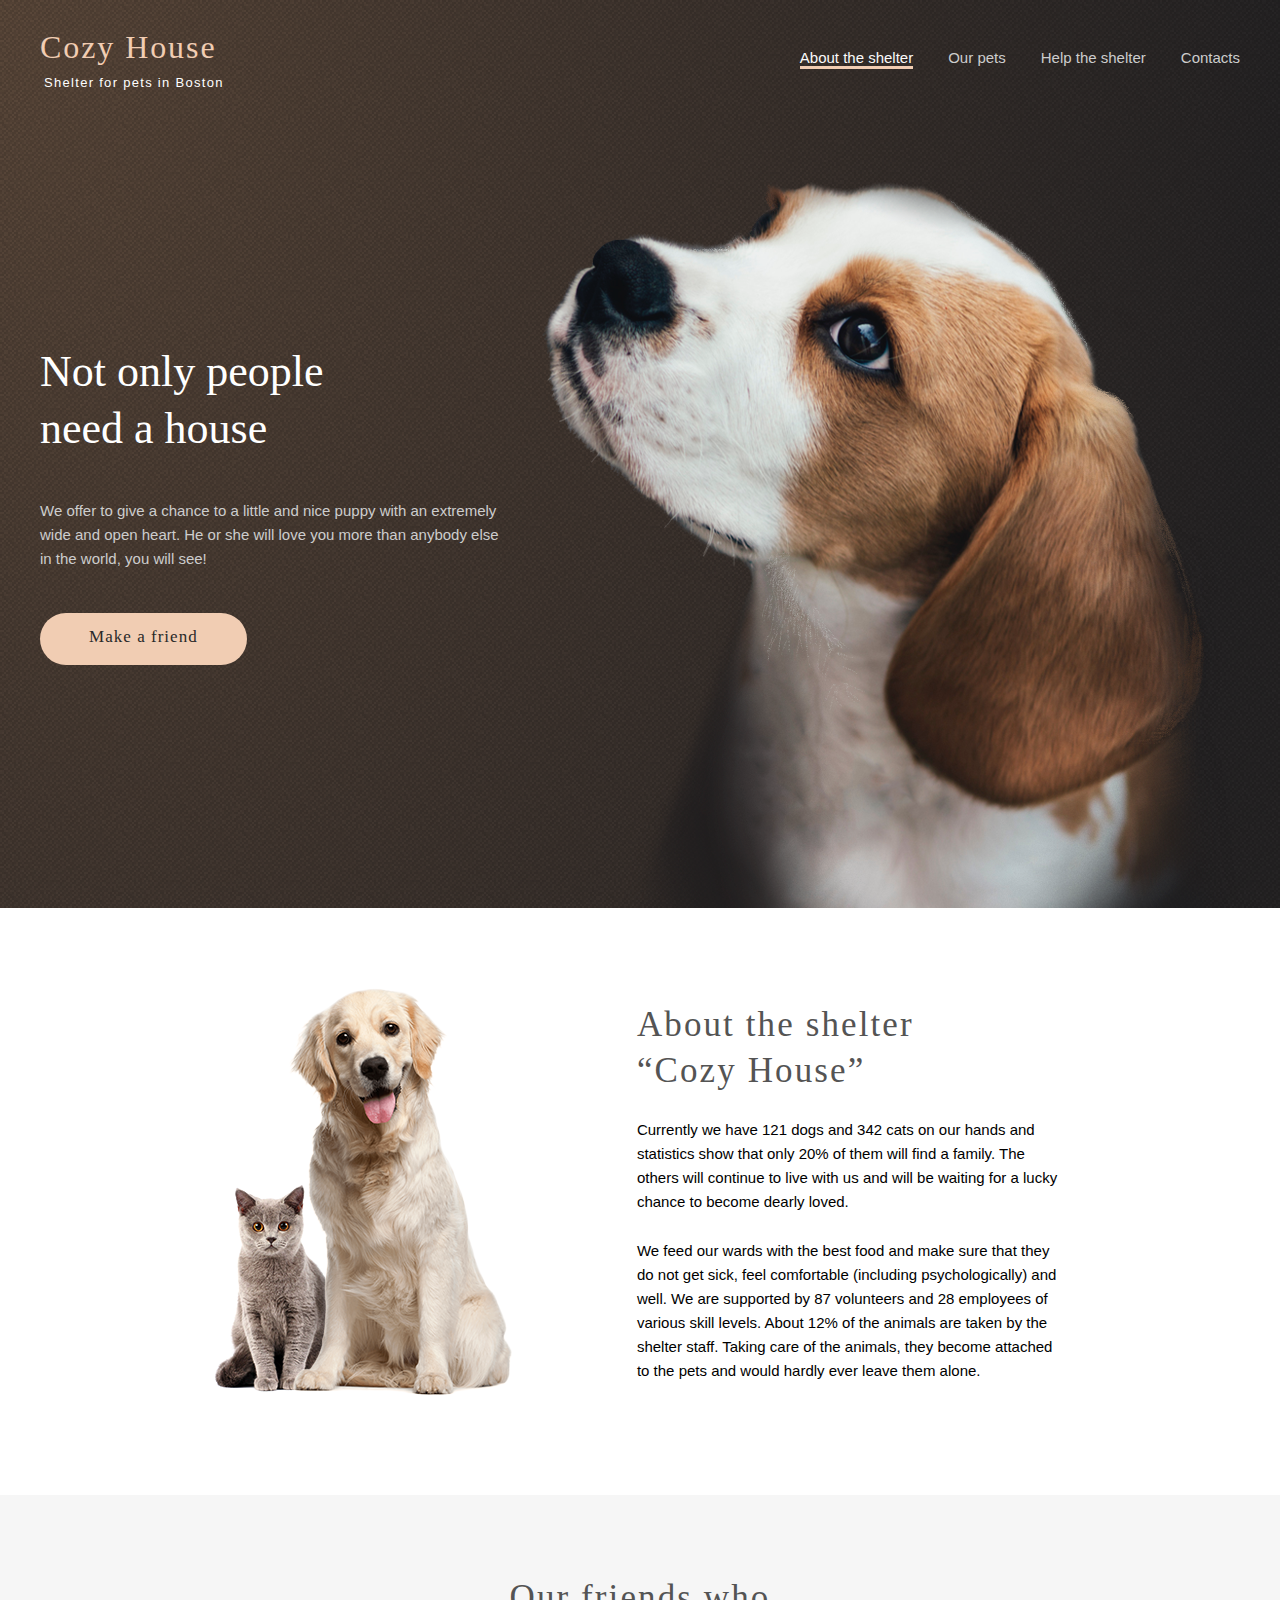
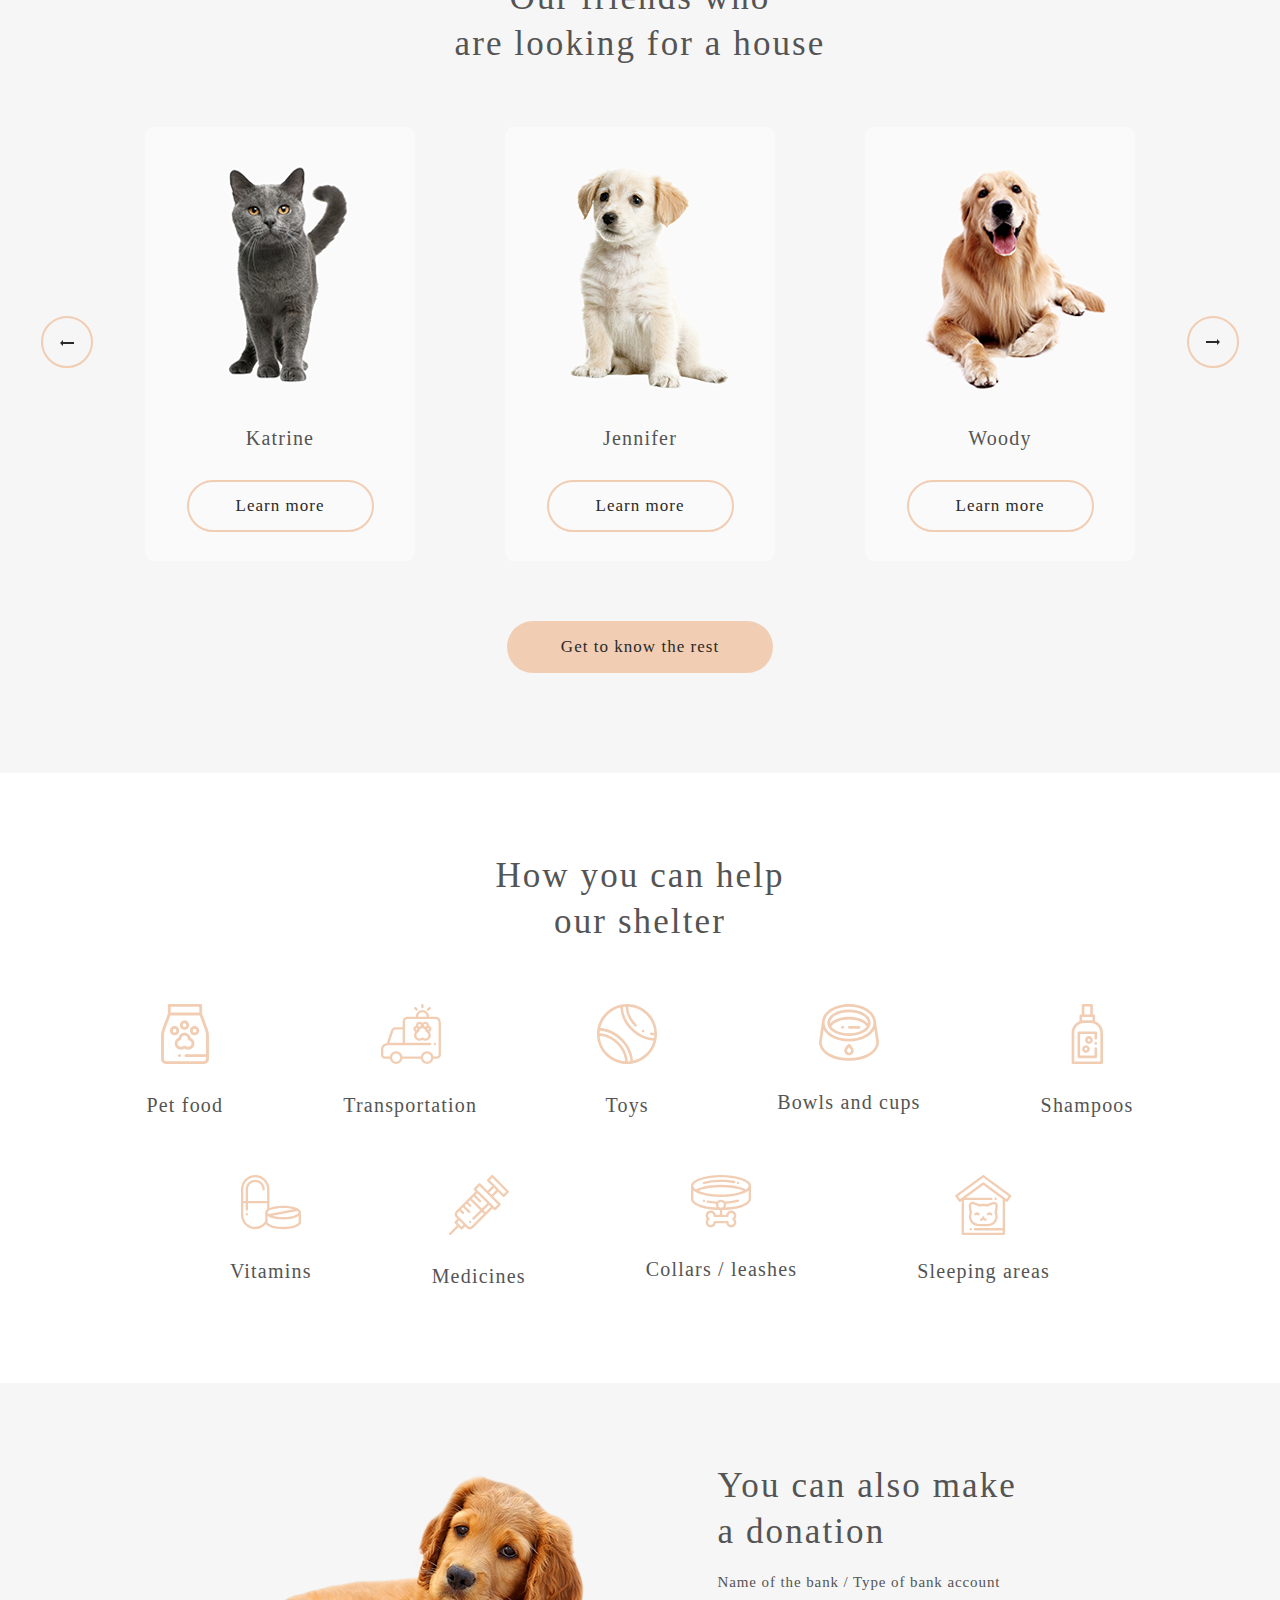
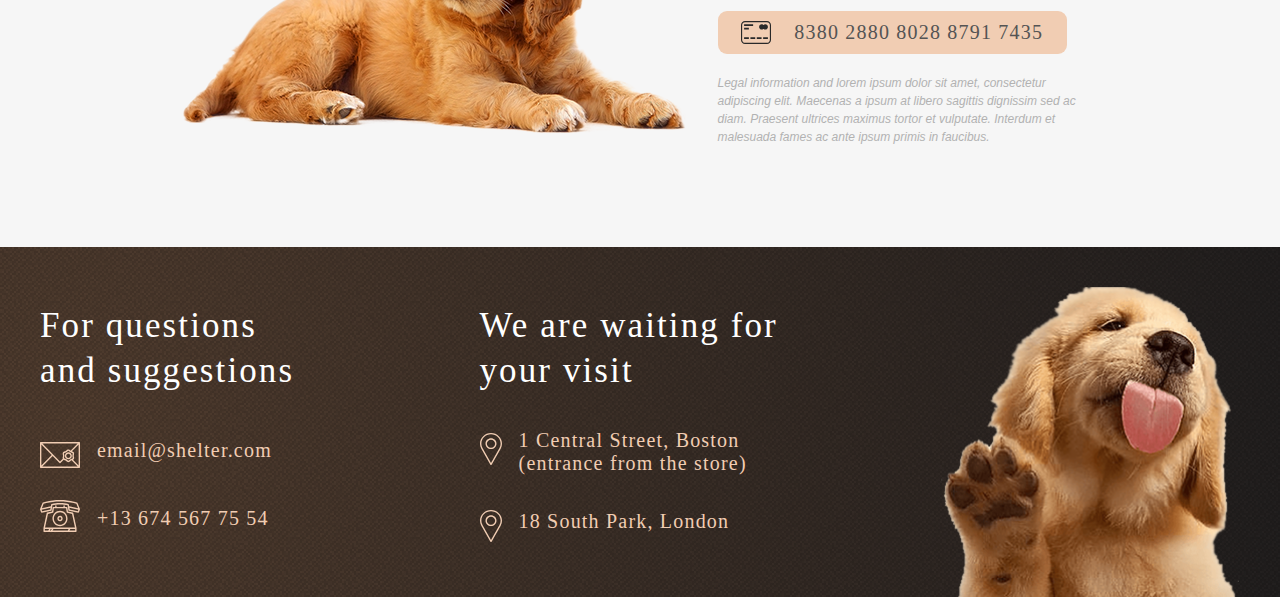
<file: pages/main/index.html>
<!DOCTYPE html>
<html lang="en">
<head>
    <meta charset="UTF-8">
    <meta http-equiv="X-UA-Compatible" content="IE=edge">
    <meta name="viewport" content="width=device-width, initial-scale=1.0">
    <link rel="stylesheet" href="style.css">
    <link rel="icon" href="../../assets/png/icons8-dog-jump-30.png">
    <title>Shelter</title>
</head>
<body>
    <div class="start-screen-wrap">
        <section class="start-screen-section">
            <header class="header">
                <div class="nav-container">
                    <div class="logo">
                        <p class="logo-title"><a class="logo-link" href="#no_scroll">Cozy House</a></p>
                        <p class="logo-subtitle">Shelter for pets in Boston</p>
                    </div>
                    <button class="menu-burger" id="burger">
                        <span></span>
                        <span></span>
                        <span></span>
                    </button>
                    <div class="nav-menu">
                        <ul class="nav-menu-list">
                            <li class="nav-menu-item"><a class="nav-link active">About the shelter</a></li>
                            <li class="nav-menu-item"><a href="../pets/index.html" class="nav-link">Our pets</a></li>
                            <li class="nav-menu-item"><a href="#help" class="nav-link">Help the shelter</a></li>
                            <li class="nav-menu-item"><a href="#contacts" class="nav-link">Contacts</a></li>
                        </ul>
                    </div>
                </div>
            </header>
            <div class="start-screen-content-container">
                <div class="start-screen-content">
                    <h1 class="start-screen-content-heading">Not only people need a house</h1>
                    <p class="start-screen-content-subheading paragraph">We offer to give a chance to a little and nice puppy with an extremely wide and open heart. He or she will love you more than anybody else in the world, you will see!</p>
                    <div class="start-screen-content-button button"><a href="#not-only" class="link-pets-button">Make a friend</a></div>
                </div>
                <div class="start-screen-image-container">
                    <img src="../../assets/png/start-screen-puppy.png" class="start-screen-image" alt="puppy">
                </div>
            </div>
        </section>   
    </div>
    <div class="about-container-wrap">
        <section class="about-section">
            <div class="about-image-container">
                <img src="../../assets/png/about-pets.png" alt="dog and cat" class="about-image">
            </div>
            <div class="about-content">
                <h3 class="about-content-heading h3">About the shelter “Cozy House”</h3>
                <p class="about-content-text paragraph">Currently we have 121 dogs and 342 cats on our hands and statistics show that only 20% of them will find a family. The others will continue to live with us and will be waiting for a lucky chance to become dearly loved.</p>
                <p class="about-content-text paragraph">We feed our wards with the best food and make sure that they do not get sick, feel comfortable (including psychologically) and well. We are supported by 87 volunteers and 28 employees of various skill levels. About 12% of the animals are taken by the shelter staff. Taking care of the animals, they become attached to the pets and would hardly ever leave them alone.</p>
            </div>
        </section>
    </div>
    <div class="pets-container-wrap" id="not-only">
        <section class="pets-section">
            <h3 class="pets-heading h3">Our friends who <br>are looking for a house</h3>
            <div class="slider-wrap">
                <button class="arrow-slider arrow-left button"></button>
                    <div class="slider">
                        <div class="slider-card katrine">
                            <img src="../../assets/png/katrine.png" alt="cat" class="slider-card-image">
                            <p class="slider-card-name">Katrine</p>
                            <button class="slider-card-button">Learn more</button>
                        </div>
                        <div class="slider-card jennifer">
                            <img src="../../assets/png/jennifer.png" alt="dog" class="slider-card-image">
                            <p class="slider-card-name">Jennifer</p>
                            <button class="slider-card-button">Learn more</button>
                        </div>
                        <div class="slider-card woody">
                            <img src="../../assets/png/woody.png" alt="dog" class="slider-card-image">
                            <p class="slider-card-name">Woody</p>
                            <button class="slider-card-button">Learn more</button>
                        </div>
                    </div>
                <button class="arrow-slider arrow-right button"></button>
            </div>
            <div class="pets-button button">
                <a href="../pets/index.html" class="nav-link-pets-button">Get to know the rest</a>
            </div>
                <div class="pop-up">
                    <div class="button-close"></div>
                    <div class="pop-up-content">
                        <div class="pop-up-image"></div>
                        <div class="pop-up-text">
                            <div class="pop-up-heading"></div>
                            <div class="pop-up-subheading"></div>
                            <div class="pets-description"></div>
                            <ul class="pop-up-list">
                                <li class="pop-up-item age"></li>
                                <li class="pop-up-item inoculations"></li>
                                <li class="pop-up-item diseases"></li>
                                <li class="pop-up-item parasites"></li>
                            </ul>
                        </div>
                    </div>
                </div>
        </section>
    </div>
    <div class="help-section-wrap" id="help">
        <section class="help-section">
            <h3 class="help-section-heading h3">How you can help <br> our shelter</h3>
            <div class="help-list-container">
                <div class="list-item">
                    <img src="../../assets/svg/pet-food.svg" alt="pet-food" class="list-item-icon">
                    <p class="list-item-text">Pet food</p>
                </div>
                <div class="list-item">
                    <img src="../../assets/svg/transportation.svg" alt="transportation" class="list-item-icon">
                    <p class="list-item-text">Transportation</p>
                </div>
                <div class="list-item">
                    <img src="../../assets/svg/toys.svg" alt="toys" class="list-item-icon">
                    <p class="list-item-text">Toys</p>
                </div>
                <div class="list-item">
                    <img src="../../assets/svg/bowls-and-cups.svg" alt="bowls-and-cups" class="list-item-icon">
                    <p class="list-item-text">Bowls and cups</p>
                </div>
                <div class="list-item">
                    <img src="../../assets/svg/shampoos.svg" alt="shampoos" class="list-item-icon">
                    <p class="list-item-text">Shampoos</p>
                </div>
                <div class="list-item">
                    <img src="../../assets/svg/vitamins.svg" alt="vitamins" class="list-item-icon">
                    <p class="list-item-text">Vitamins</p>
                </div>
                <div class="list-item">
                    <img src="../../assets/svg/medicines.svg" alt="medicines" class="list-item-icon">
                    <p class="list-item-text">Medicines</p>
                </div>
                <div class="list-item">
                    <img src="../../assets/svg/collars-or-leashes.svg" alt="collars-or-leashes" class="list-item-icon">
                    <p class="list-item-text">Collars / leashes</p>
                </div>
                <div class="list-item">
                    <img src="../../assets/svg/sleeping-area.svg" alt="sleeping-area" class="list-item-icon">
                    <p class="list-item-text">Sleeping areas</p>
                </div>
            </div>
        </section>
    </div>
    <div class="donation-section-wrap">
        <section class="donation-section">
            <div class="donation-content-container">
                <div class="donation-image-container">
                    <img src="../../assets/png/donation-dog.png" alt="dog" class="donation-image">
                </div>
                <div class="donation-content">
                    <h3 class="content-heading h3">You can also make a donation</h3>
                    <p class="content-subheading">Name of the bank / Type of bank account</p>
                    <div class="content-credit-card">
                        <h4 class="credit-card-number"><a class="card-link" href="#no_scroll">8380 2880 8028 8791 7435</a></h4>
                    </div>
                    <p class="content-text">Legal information and lorem ipsum dolor sit amet, consectetur adipiscing elit. Maecenas a ipsum at libero sagittis dignissim sed ac diam. Praesent ultrices maximus tortor et vulputate. Interdum et malesuada fames ac ante ipsum primis in faucibus.</p>
                </div>
            </div>
        </section>
    </div>
    <div class="footer-wrap">
        <footer class="footer" id="contacts">
            <div class="footer-content">
                <div class="footer-contacts">
                    <h3 class="footer-contacts-heading h3">For questions and suggestions</h3>
                    <div class="footer-item footer-email-item">
                        <img src="../../assets/svg/mail.svg" class="footer-icon footer-icon-contacts" alt="icon-email">
                        <p class="footer-text footer-email"><a href="https://mail.ru/" class="footer-link">email@shelter.com</a></p>
                    </div>
                    <div class="footer-item footer-phone-item">
                        <img src="../../assets/svg/phone.svg" class="footer-icon footer-icon-contacts" alt="icon-phone">
                        <p class="footer-text footer-phone"><a href="tel:+136745677554" class="footer-link">+13 674 567 75 54</a></p>
                    </div>
                </div>
                <div class="footer-location">
                    <h3 class="footer-location-heading h3">We are waiting for your visit</h3>
                    <div class="footer-item footer-adress-item-1">
                        <img src="../../assets/svg/pin.svg" class="footer-icon icon-adress-1" alt="icon-pin">
                        <p class="footer-text footer-adress-1"><a href="https://goo.gl/maps/bZ2x9u5656VbXg587" class="footer-link" target="_blank"> 1 Central Street, Boston (entrance from the store)</a></p>
                    </div>
                    <div class="footer-item footer-adress-item-2">
                        <img src="../../assets/svg/pin.svg" class="footer-icon"  alt="icon-pin">
                        <p class="footer-text footer-adress-2"><a href="https://goo.gl/maps/ZLcmHg1hJ35Pm2E96" class="footer-link" target="_blank">18 South Park, London </a></p>
                    </div>
                </div>
                <div class="footer-image-container">
                    <img src="../../assets/png/footer-puppy.png" alt="footer-puppy" class="footer-image">
                </div>
            </div>
        </footer>
    </div>
    <script defer src="script.js"></script>
</body>
</html>
</file>
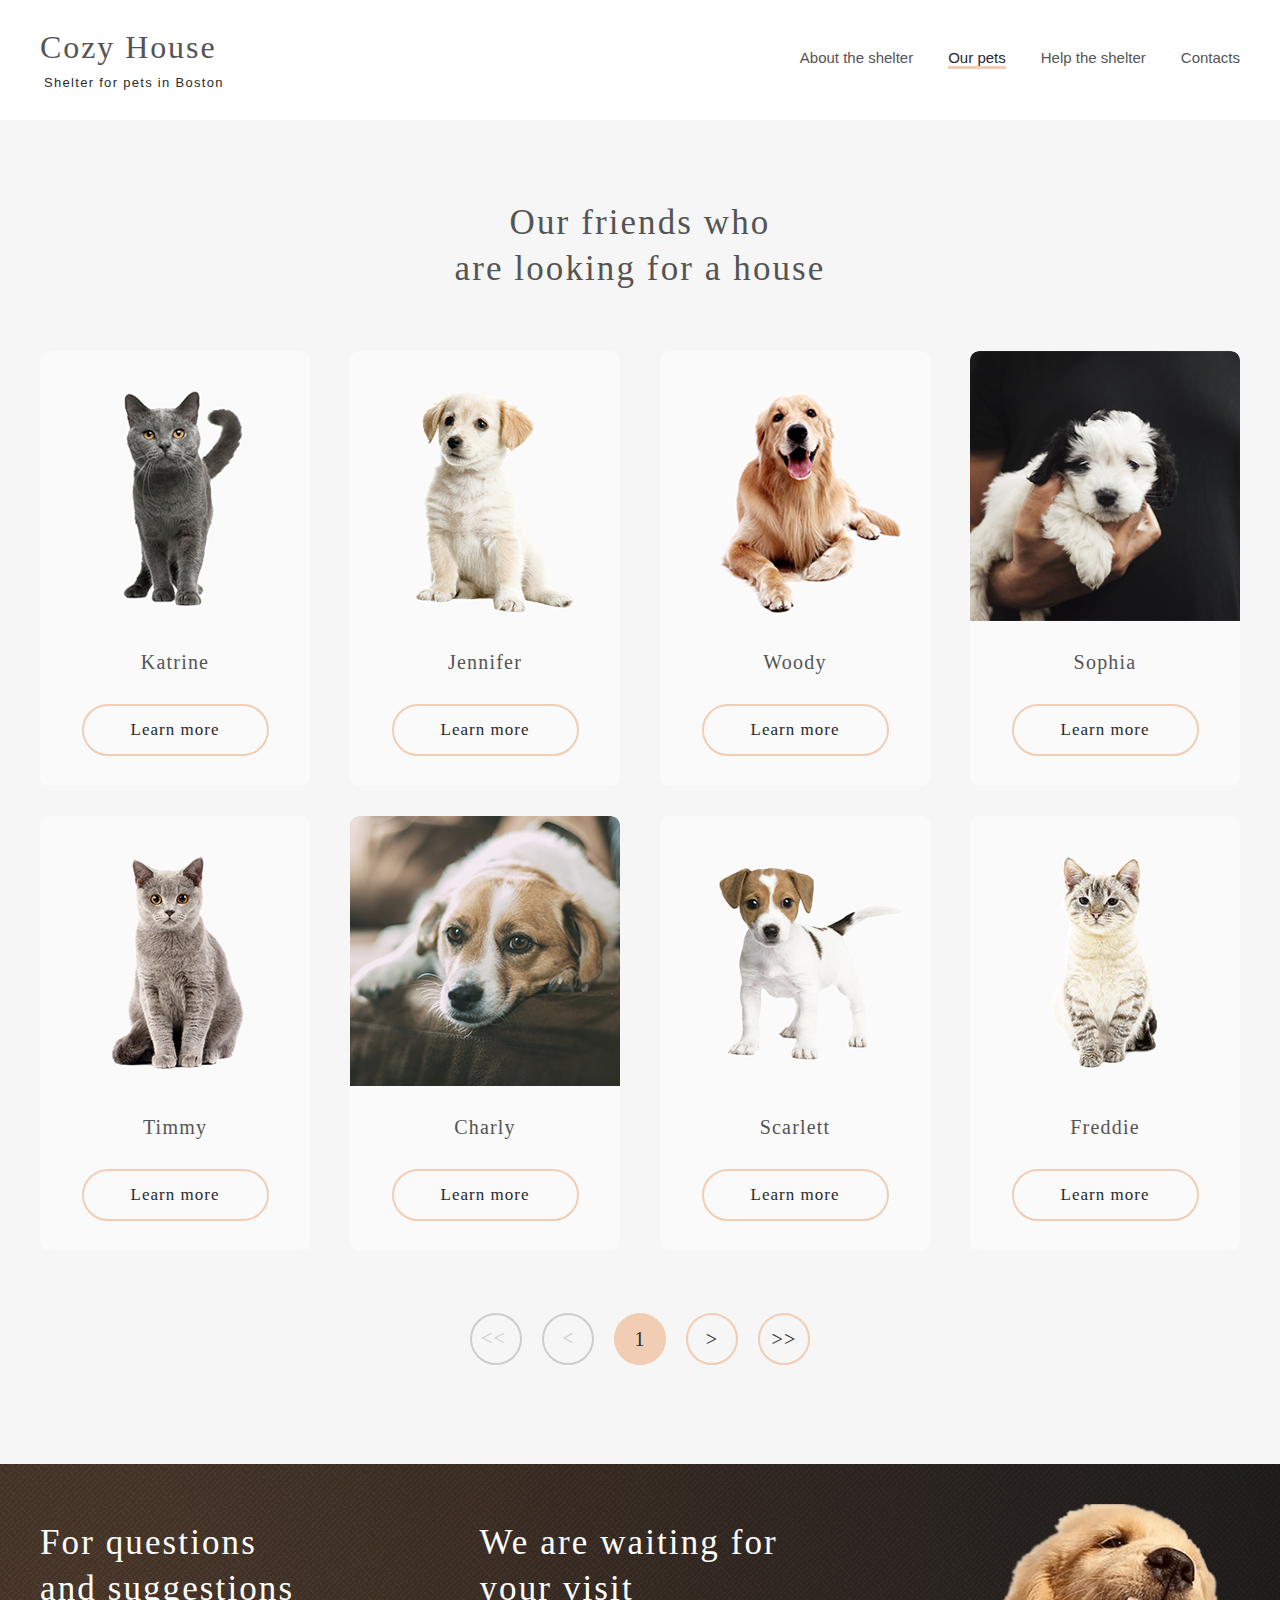
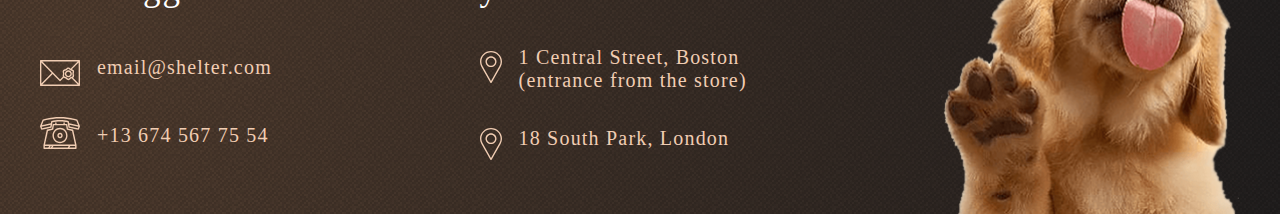
<file: pages/pets/index.html>
<!DOCTYPE html>
<html lang="en">
<head>
    <meta charset="UTF-8">
    <meta http-equiv="X-UA-Compatible" content="IE=edge">
    <meta name="viewport" content="width=device-width, initial-scale=1.0">
    <link rel="stylesheet" href="style.css">
    <link rel="icon" href="../../assets/png/icons8-dog-jump-30.png">
    <title>Pets</title>
</head>
<body>
    <div class="header-wrap">
        <header class="header">
            <div class="nav-container">
                <div class="logo">
                    <a href="../main/index.html" class="nav-link">
                        <p class="logo-title">Cozy House</p>
                        <p class="logo-subtitle">Shelter for pets in Boston</p>
                    </a>
                </div>
                <button class="menu-burger" id="burger">
                    <span></span>
                    <span></span>
                    <span></span>
                </button>
                <div class="nav-menu">
                    <ul class="nav-menu-list">
                        <li class="nav-menu-item"><a href="../main/index.html" class="nav-link">About the shelter</a></li>
                        <li class="nav-menu-item"><a class="nav-link active">Our pets</a></li>
                        <li class="nav-menu-item"><a href="../main/index.html#help" class="nav-link">Help the shelter</a></li>
                        <li class="nav-menu-item"><a href="#contacts" class="nav-link">Contacts</a></li>
                    </ul>
                </div>
            </div>
        </header>
    </div>
    <div class="pets-wrap">
        <section class="pets">
            <div class="pets-content">
                <h1 class="pets-heading h3">Our friends who <br> are looking for a house</h1>
                <div class="pets-card-container">
                    <div class="pets-card katrine">
                        <img src="../../assets/png/katrine.png" alt="cat" class="pets-card-image">
                        <p class="pets-card-name">Katrine</p>
                        <button class="pets-card-button">Learn more</button>
                    </div>
                    <div class="pets-card jennifer">
                        <img src="../../assets/png/jennifer.png" alt="dog" class="pets-card-image">
                        <p class="pets-card-name">Jennifer</p>
                        <button class="pets-card-button">Learn more</button>
                    </div>
                    <div class="pets-card woody">
                        <img src="../../assets/png/woody.png" alt="dog" class="pets-card-image">
                        <p class="pets-card-name">Woody</p>
                        <button class="pets-card-button">Learn more</button>
                    </div>
                    <div class="pets-card pet-sophia sophia">
                        <img src="../../assets/png/sophia.png" alt="dog" class="pets-card-image">
                        <p class="pets-card-name">Sophia</p>
                        <button class="pets-card-button">Learn more</button>
                    </div>
                    <div class="pets-card pet-timmy timmy">
                        <img src="../../assets/png/timmy.png" alt="dog" class="pets-card-image">
                        <p class="pets-card-name">Timmy</p>
                        <button class="pets-card-button">Learn more</button>
                    </div>
                    <div class="pets-card pet-charly charly">
                        <img src="../../assets/png/charly.png" alt="dog" class="pets-card-image">
                        <p class="pets-card-name">Charly</p>
                        <button class="pets-card-button">Learn more</button>
                    </div>
                    <div class="pets-card pet-scarlett scarlett">
                        <img src="../../assets/png/scarlett.png" alt="dog" class="pets-card-image">
                        <p class="pets-card-name">Scarlett</p>
                        <button class="pets-card-button">Learn more</button>
                    </div>
                    <div class="pets-card pet-freddie freddie">
                        <img src="../../assets/png/freddie.png" alt="dog" class="pets-card-image">
                        <p class="pets-card-name">Freddie</p>
                        <button class="pets-card-button">Learn more</button>
                    </div>
                </div>
                <div class="button-pagination">
                    <button class="button-item button-inactive btn-2"></button>
                    <button class="button-item button-inactive btn-1"></button>
                    <button class="button-item button-with-number"> 1 </button>
                    <button class="button-item button-arrow btn-active">></button>
                    <button class="button-item btn-active">>></button>
                </div>
            </div>
                <div class="pop-up">
                    <div class="button-close"></div>
                    <div class="pop-up-content">
                        <div class="pop-up-image"></div>
                        <div class="pop-up-text">
                            <div class="pop-up-heading"></div>
                            <div class="pop-up-subheading"></div>
                            <div class="pets-description"></div>
                            <ul class="pop-up-list">
                                <li class="pop-up-item age"></li>
                                <li class="pop-up-item inoculations"></li>
                                <li class="pop-up-item diseases"></li>
                                <li class="pop-up-item parasites"></li>
                            </ul>
                        </div>
                    </div>
                </div>
        </section>
    </div>
    <div class="footer-wrap">
        <footer class="footer" id="contacts">
            <div class="footer-content">
                <div class="footer-contacts">
                    <h3 class="footer-contacts-heading h3">For questions and suggestions</h3>
                    <div class="footer-item footer-email-item">
                        <img src="../../assets/svg/mail.svg" class="footer-icon footer-icon-contacts" alt="icon-email">
                        <p class="footer-text footer-email"><a href="https://mail.ru/" class="footer-link">email@shelter.com</a></p>
                    </div>
                    <div class="footer-item footer-phone-item">
                        <img src="../../assets/svg/phone.svg" class="footer-icon footer-icon-contacts" alt="icon-phone">
                        <p class="footer-text footer-phone"><a href="tel:+136745677554" class="footer-link">+13 674 567 75 54</a></p>
                    </div>
                </div>
                <div class="footer-location">
                    <h3 class="footer-location-heading h3">We are waiting for your visit</h3>
                    <div class="footer-item footer-adress-item-1">
                        <img src="../../assets/svg/pin.svg" class="footer-icon icon-adress-1" alt="icon-pin">
                        <p class="footer-text footer-adress-1"><a href="https://goo.gl/maps/bZ2x9u5656VbXg587" class="footer-link" target="_blank"> 1 Central Street, Boston (entrance from the store)</a></p>
                    </div>
                    <div class="footer-item footer-adress-item-2">
                        <img src="../../assets/svg/pin.svg" class="footer-icon"  alt="icon-pin">
                        <p class="footer-text footer-adress-2"><a href="https://goo.gl/maps/ZLcmHg1hJ35Pm2E96" class="footer-link" target="_blank">18 South Park, London </a></p>
                    </div>
                </div>
                <div class="footer-image-container">
                    <img src="../../assets/png/footer-puppy.png" alt="footer-puppy" class="footer-image">
                </div>
            </div>
        </footer>
    </div>
    <script defer src="script.js"></script>
</body>
</html>
</file>
<file: pages/main/style.css>
body {
   margin: 0; 
}

html {
    overflow-y: scroll;
    overflow: overlay;
    scroll-behavior: smooth;
}

.button:hover {
    background-color: #FDDCC4;
    transition: 0.3s;
    cursor: pointer;
}

.h3 {
    font-family: 'Georgia';
    font-weight: 400;
    font-size: 35px;
    line-height: 130%;
    letter-spacing: 0.06em;
    color: #545454;
}

.paragraph {
    font-family: 'Arial';
    font-weight: 400;
    font-size: 15px;
    line-height: 160%;
}

.start-screen-wrap {
    background: url("../../assets/png/noise_transparent@2x.png"), radial-gradient(100% 215.42% at 0% 0%, #5B483A 0%, #262425 100%), #211F20;
    display: flex;
    justify-content: center;
}

.start-screen-section {
    max-width: 1280px;
}

.header {
    margin: 30px 40px 0 40px;
}

.nav-container {
    display: flex;
    justify-content: space-between;
    margin-right: 0;
}

.logo-title {
    font-family: 'Georgia';
    font-weight: 400;
    font-size: 32px;
    line-height: 110%;
    letter-spacing: 0.06em;
    color: #F1CDB3;
    margin: 0;
}

.logo-link {
    text-decoration: none;
    color: #F1CDB3;
}

.logo-subtitle {
    font-family: 'Arial';
    font-weight: 400;
    font-size: 13px;
    line-height: 15px;
    letter-spacing: 0.1em;
    color: #FFFFFF;
    margin: 10px 0 0 4px;
}

.nav-menu-list {
    display: flex;
    align-items: center;
    justify-content: space-between;
}

.nav-menu-item {
    font-family: 'Arial';
    font-weight: 400;
    font-size: 15px;
    line-height: 160%;
    color: #CDCDCD;
    list-style: none;
}

.nav-menu-item:not(:last-child) {
    margin-right: 35px;
}

.nav-link.active {
    color: #FAFAFA;
    border-bottom: #F1CDB3 3px solid;
    cursor:none;
}

.nav-link.active:hover {
    cursor: default;
}

.nav-link:hover {
    color: #FAFAFA;
    cursor: pointer;
    transition: 0.2s;
}

.menu-burger {
    display: none;
}

.nav-link {
    text-decoration: none;
    color: #CDCDCD;
}

.menu-burger {
    display: none;
}

.start-screen-content-container {
    max-width: 1280px;
    margin: 90px 40px 0 40px;
    display: flex;
    justify-content: space-between;
    align-items: center;
}

.start-screen-content {
    margin: 0 42px 80px 0;
    display: flex;
    flex-direction: column;
    gap: 42px;
    width: 38.3%;
    justify-content: center;
}

.start-screen-content-heading {
    font-family: 'Georgia';
    font-weight: 400;
    font-size: 44px;
    line-height: 130%;
    color: #FFFFFF;
    margin: 0;
    width: 310px;
}

.start-screen-content-subheading {
    color: #CDCDCD;
    margin: 0;
}

.start-screen-content-button {
    width: 45%;
    height: 52px;
    left: calc(50% - 207px/2 - 126.5px);
    background: #F1CDB3;
    border-radius: 100px; 
    text-align: center;
}

.link-pets-button {
    display: block;
    font-family: 'Georgia';
    font-weight: 400;
    font-size: 17px;
    line-height: 130%;
    letter-spacing: 0.06em;
    color: #292929;
    text-decoration: none;
    margin-top: 13px;
}

.start-screen-image-container {
    align-self: flex-end;
    object-fit: cover;
}

.start-screen-image {
    display: block;
    width: 100%;
    height: 100%;
}

.about-section {
    margin: 80px 40px 83px 40px;
    display: flex;
    justify-content: space-evenly;
}

.about-container-wrap {
    margin: 0 auto;
    max-width: 1280px;
}

.about-content {
    display: flex;
    flex-direction: column;
    width: 35.8%;
    margin: 14px 65px 14px 0px;
    justify-content: space-between;
}

.about-content-heading {
    margin: 0;
    width: 86%;
}

.about-content-text {
    margin-top: 25px;
}

.about-content-text:nth-child(3){
    margin-top: 10px;
}

.about-image-container {
    margin: 0 15px 0 65px;
}

.pets-container-wrap {
    background-color: #F6F6F6;
    display: flex;
    justify-content: center;
}

.pets-section {
    max-width: 1280px;
    margin: 0px 40px 100px 40px;
    display: flex;
    flex-direction: column;
    align-items: center;
    position: relative;
}

.pets-heading {
    text-align: center;
    margin-top: 80px;
}

.slider-wrap {
    display: flex;
    align-items: center;
    gap: 52px;
    margin: 0 40px;
}

.slider {
    display: flex;
    justify-content: space-between;
    align-items: center;
    margin-top: 26px;
    gap: 90px;
}

.slider-card {
    display: flex;
    flex-direction: column;
    align-items: center;
    background-color: #FAFAFA;
    border-radius: 9px;
}

.slider-card-image {
    border-radius: 9px 9px 0px 0px;
}

.slider-card-name {
    font-family: 'Georgia';
    font-weight: 400;
    font-size: 20px;
    line-height: 23px;
    letter-spacing: 0.06em;
    color: #545454;
    margin-top: 30px;
    margin-bottom: 30px;
}

.slider-card-button {
    width: 187px;
    height: 52px;
    font-family: 'Georgia';
    font-weight: 400;
    font-size: 17px;
    line-height: 130%;
    letter-spacing: 0.06em;
    color: #292929;
    border: 2px solid #F1CDB3;
    border-radius: 100px;
    background-color: #FAFAFA;
    margin-bottom: 29px;
}

.slider-card:hover {
    background-color: #fff;
    box-shadow: 0px 2px 35px 14px rgba(13, 13, 13, 0.04);
    cursor: pointer;
    transition: 0.4s;
}

.slider-card:hover .slider-card-button {
    background: #FDDCC4;
    transition: 0.4s;
    cursor: pointer;
}

.pets-section.open .pop-up {
    width: 900px;
    height: 500px;
    background-color: #FAFAFA;
    position: fixed;
    top: 50%;
    left: 50%;
    transform: translate(-50%, -50%);
    border-radius: 9px;
    z-index: 5;
}

.pop-up {
    width: 0;
    height: 0;
    transition: 0.3s;
}

.pop-up-content {
    display: flex;
    flex-direction: space-between;
}

.pets-section.open .pop-up-text {
    display: flex;
    flex-direction: column;
    width: 351px;
    padding-top: 50px;
    padding-left: 30px;
}

.pop-up-text {
    overflow: hidden;
    width: 0;
}

.pets-section.open .pop-up-image {
    background-image: url("../../assets/png/jennifer.png");
    background-repeat: no-repeat;
    background-size: 100%;
    width: 500px;
    height: 500px;
    border-radius: 9px;
}

.pop-up-heading {
    font-family: 'Georgia';
    font-weight: 400;
    font-size: 35px;
    line-height: 130%;
    letter-spacing: 0.06em;
    color: #000000;
    margin-bottom: 10px;
}

.pop-up-subheading {
    font-family: 'Georgia';
    font-weight: 400;
    font-size: 20px;
    line-height: 115%;
    letter-spacing: 0.06em;
    color: #000000;
    padding-bottom: 40px;
}

.pets-description {
    font-family: 'Georgia';
    font-weight: 400;
    font-size: 15px;
    line-height: 110%;
    letter-spacing: 0.06em;
    color: #000000;
    padding-bottom: 40px;
}

.pop-up-list {
    padding-left: 15px;
    list-style: none;
    margin-top: 5px;
}

.pop-up-item::before {
    content: "\2022"; 
    color: #F1CDB3;
    display: inline-block; 
    width: 1em; 
    margin-left: -1em; 
  }

.pop-up-item {
    font-family: 'Georgia';
    font-weight: 400;
    font-size: 15px;
    line-height: 110%;
    letter-spacing: 0.06em;
    color: #000000;
    padding-bottom: 10px;
}

.pets-section.open .button-close {
    position: absolute;
    top: -55px;
    right: -50px;
    width: 52px;
    height: 52px;
    border: 2px solid #F1CDB3;
    border-radius: 100px;
    transition: .3s;
    z-index: 5;
}

.pets-section.open .button-close:hover {
    background-color: #F1CDB3;
}

.pets-section.open .button-close:active {
    background-color: #edbd9c;
}

.pets-section.open .button-close::after {
    position: absolute;
    content: "";
    background: url("../../assets/svg/Vector.svg");
    background-repeat: no-repeat;
    width: 12px;
    height: 12px;
    top: 20px;
    left: 20px;
}

.shadow2 {
    position: fixed;
    width: 100%;
    height: 100%;
    top: 0;
    bottom: 0;
    right: 0;
    left: 0;
    transition: .3s;
    background-color: rgba(0, 0, 0, .5);
    z-index: 1;
}
  


.pets-button {
    width: 20.75%;
    height: 52px;
    background: #F1CDB3;
    border-radius: 100px;
    margin-top: 60px;
    text-align: center;
}

.nav-link-pets-button {
    color: #292929;
    text-decoration: none;
    font-family: 'Georgia';
    font-weight: 400;
    font-size: 17px;
    line-height: 130%;
    letter-spacing: 0.06em;
    display: block;
    margin-top: 15px;
}

.arrow-slider {
    width: 52px;
    height: 52px;
    border: 2px solid #F1CDB3;
    border-radius: 100px;
    position: relative;
    margin-top: 22px;
    background-color: #F6F6F6;
}

.arrow-right::after,
.arrow-left::after {
    position: absolute;
    content: "";
    background: url("../../assets/svg/Arrow.svg");
    background-repeat: no-repeat;
    width: 14px;
    height: 9px;
    top: 18px;
    left: 17px;
    transform: rotate(180deg);
}

.arrow-left::after {
    background: url("../../assets/svg/Arrow.svg");
    background-repeat: no-repeat;
    top: 22px;
    transform: rotate(360deg);
}

.help-section-wrap {
    display: flex;
    justify-content: center;
}

.help-section {
    max-width: 1280px;
    margin: 80px 40px 95px 40px;
}

.help-section-heading {
    text-align: center;
    margin: 0 0 60px 0;
}

.help-list-container {
    display: flex;
    flex-wrap: wrap;
    row-gap: 58px;
    column-gap: 120px;
    justify-content: center;
    max-width: 1035px;
}

.list-item {
    display: flex;
    flex-direction: column;
    gap: 30px;
}

.list-item:nth-child(9) {
    gap: 25px;
}

.list-item-icon {
    margin: 0 auto;
}

.list-item-text {
    font-family: 'Georgia';
    font-weight: 400;
    font-size: 20px;
    line-height: 115%;
    letter-spacing: 0.06em;
    color: #545454;
    margin: 0;
    text-align: center;
}

.donation-section-wrap {
    background-color: #F6F6F6;
    display: flex;
    justify-content: center;
}

.donation-section {
    max-width: 1280px;
    margin: 0 40px;
}

.donation-content-container {
    display: flex;
    gap: 30px;
    margin: 80px 0 101px 0;
}

.donation-content {
    display: flex;
    flex-direction: column;
    gap: 20px;
}

.content-heading {
    width: 300px;
    margin: 0;
}

.content-subheading {
    font-family: 'Georgia';
    font-weight: 400;
    font-size: 15px;
    line-height: 110%;
    letter-spacing: 0.06em;
    color: #545454;
    margin: 0;
}

.content-credit-card::before {
    width: 30px;
    height: 23px;
    content: "";
    background-image: url("../../assets/svg/credit-card.svg")
}

.content-credit-card {
    display: flex;
    align-items: center;
    justify-content: space-evenly;
    width: 349px;
    height: 43px;
    background: #F1CDB3;
    border-radius: 9px;
}

.credit-card-number {
    font-family: 'Georgia';
    font-weight: 400;
    font-size: 20px;
    line-height: 115%;
    letter-spacing: 0.06em;
}

.card-link {
    text-decoration: none; 
    color: #545454;
}

.content-text {
    width: 380px;
    font-family: 'Arial';
    font-style: italic;
    font-weight: 400;
    font-size: 12px;
    line-height: 150%;
    color: #B2B2B2;
    margin: 0;
}

.donation-image-container {
    object-fit: cover;
    margin-top: 11px;
}

.donation-image {
   display: block;
   width: 100%;
}

.footer-wrap {
    background: url("../../assets/png/noise_transparent@2x.png"), radial-gradient(110.67% 538.64% at 5.73% 50%, #513D2F 0%, #1A1A1C 100%), #211F20;
    display: flex;
    justify-content: center;
}

.footer {
    max-width: 1280px;
}

.footer-content {
    margin: 40px 40px 0 40px;
    display: flex;
    gap: 160px;
}

.footer-contacts {
    width: 40%;
}

.footer-location {
    width: 43%;
}

.footer-contacts-heading,
.footer-location-heading {
    color: #FFFFFF;
    margin-top: 16px;
}

.footer-item {
    display: flex;
    align-items: center;
}

.footer-text {
    font-family: 'Georgia';
    font-weight: 400;
    font-size: 20px;
    line-height: 115%;
    letter-spacing: 0.06em;
    color: #F1CDB3;
    margin-top: 10px;
}

.footer-phone {
    margin-top: 25px;
}

.footer-icon {
    margin-right: 17px;
}

.icon-adress-1 {
    margin-top: -30px;
}

.footer-adress-1 {
    margin: 0 0 25px 0;
}

.footer-image-container {
    display: flex;
    align-self: flex-end; 
}

.footer-link {
    text-decoration: none;
    color: #F1CDB3;
}

.footer-link:hover {
    color: #f1b183;
}

@media (max-width: 1277px) {
    .slider {
        gap: 70px;
    }
}

@media (max-width: 1240px) {
    .slider {
        gap: 50px;
    }
}

@media (max-width: 1240px) {
    .slider-wrap {
        gap: 20px;
    }

    .slider {
        gap: 30px;
    }
}

@media (max-width: 1110px) {

    .header {
        margin: 30px 30px 0 30px;
    }

    .start-screen-content-container {
        margin-right: 30px;
        margin-left: 30px;
        margin-top: 60px;
        flex-direction: column;
    }

    .start-screen-content {
        margin: 0;
        margin-bottom: 100px;
        gap: 42px;
        width: 460px;
        justify-content: center;
    }

    .start-screen-content-button {
        align-self: center;
    }

    .start-screen-image-container {
        padding-left: 140px;
    }

    .start-screen-image {
        max-width: 569px;
    }

    .about-section {
        margin-right: 30px;
        margin-left: 30px;
        flex-direction: column;
        align-items: center;
        justify-content: center;
        margin-bottom: 94px;
    }

    .about-content {
        width: 60.7%;
        margin: 0;
        margin-bottom: 65px;
    }

    .about-image-container {
        order: 2;
        margin: 0;
    }

    .slider-wrap {
        max-width: 708px;
        gap: 12px;
        margin: 0;
    }

    .slider {
        gap: 0;
    }

    .slider-card:nth-child(1) {
        margin-right: 40px;
    }

    .slider-card:nth-child(3) {
        width: 0;
        overflow: hidden;
    }

    .pets-button {
        width: 260px;
    }

    .help-section {
        margin-right: 30px;
        margin-left: 30px;
        margin-bottom: 94px;
    }

    .help-list-container {
        gap: 60px;
    }

    .list-item {
        width: 170px;
    }

    .list-item:nth-child(7) {
        gap: 21px;
    }

    .donation-section {
        margin-right: 30px;
        margin-left: 30px;
    }

    .donation-content-container {
        flex-direction: column;
        align-items: center;
        gap: 47px;
    }

    .donation-image-container {
        order: 2;
    }

    .footer-content {
        margin-right: 30px;
        margin-left: 30px;
        margin-top: 30px;
        flex-wrap: wrap;
        gap: 60px;
        justify-content: center;
    }

    .footer-contacts-heading, 
    .footer-location-heading {
        margin-top: 0;
    }

    .footer-image-container {
        margin-top: -10px;
    }
}

@media (min-width: 300px)  and (max-width: 525px) {

    .start-screen-wrap {
        display: block;
    }


    .start-screen-section {
        padding-top: 30px;
    }

    .header {
        margin-right: 20px;
        margin-left: 20px;
        margin-top: 0;
    }

    .start-screen-content-heading {
        font-size: 25px;
        line-height: 130%;
    }

    .h3 {
        font-size: 25px;
        line-height: 130%;
    }

    .start-screen-content-container {
        margin-right: 10px;
        margin-left: 10px;
    }

    .start-screen-content {
        align-items: center;
        width: 300px;
    }

    .start-screen-content-heading {
        width: 230px;
        text-align: center;
        letter-spacing: 0.07em;
    }

    .start-screen-content-subheading {
        text-align: center;
    }

    .start-screen-content-button {
        width: 207px;
    }

    .start-screen-image-container {
        padding: 0;
        width: 260px;
        margin-top: 5px;
    }

    .about-section {
        margin-right: 10px;
        margin-left: 10px;
        margin-top: 42px;
        margin-bottom: 41px;
    }

    .about-content-heading {
        text-align: center;
    }

    .about-content {
        width: 270px;
        align-items: center;
        margin-bottom: 22px;
    }

    .about-content-text {
        text-align: justify;
    }

    .about-content-text:nth-child(2) {
        margin-top: 23px;
    }

    .about-image-container {
        object-fit: cover;
    }

    .about-image {
        width: 260px;
        height: 353px;
    }

    .pets-section {
        margin-right: 10px;
        margin-left: 10px;
        margin-bottom: 42px;
    }

    .pets-heading {
        margin-top: 42px;
        margin-bottom: 14px;
    }

    .slider-card:nth-child(2) {
        width: 0;
        overflow: hidden;
    }

    .slider-wrap {
        flex-direction: column;
    }

    .slider-card:nth-child(1) {
        margin-right: 0;
    }

    .arrow-left {
        order: 2;
        margin-top: -62px;
        margin-right: 133px;
    }

    .arrow-right {
        margin-top: 10px;
        margin-left: 133px;
    }

    .pets-button {
        margin-top: 40px;
    }

    .help-section {
        margin-right: 10px;
        margin-left: 10px;
        margin-top: 42px;
        margin-bottom: 42px;
    }

    .help-section-heading {
        margin-bottom: 42px;
    }

    .help-list-container {
        column-gap: 30px;
        row-gap: 30px;
        margin-left: 5px;
        justify-content: start;
    }

    .list-item {
        width: 130px;
        gap: 20px;
    }

    .list-item-icon {
        width: 50px;
        height: 50px;
    }

    .list-item:nth-child(9) {
        gap: 20px;
    }

    .list-item-text {
        font-size: 15px;
        line-height: 110%;
    }

    .donation-section {
        margin-right: 10px;
        margin-left: 10px;
    }

    .donation-content-container {
        margin-top: 42px;
        margin-bottom: 42px;
        gap: 30px;
    }

    .donation-content {
        width: 300px;
        align-items: center;
    }

    .content-heading {
        text-align: center;
        width: 220px;
    }

    .content-subheading {
        font-size: 15px;
        line-height: 160%;
        letter-spacing: 0;
    }

    .content-credit-card {
        width: 281px;
    }

    .credit-card-number {
        font-size: 15px;
        line-height: 110%;
    }

    .content-text {
        width: 280px;
        letter-spacing: 0;
        text-align: justify;
    }

    .donation-image {
        width: 260px;
    }

    .footer-content {
        margin-left: 10px;
        margin-right: 10px;
        gap: 28px;
    }

    .footer-contacts-heading {
        margin-right: 20px;
        margin-left: 20px;
        text-align: center;
        margin-bottom: 35px;
    }

    .footer-contacts {
        width: 278px;
        
    }

    .footer-location-heading {
        width: 294px;
    }

    .footer-location {
        width: 300px;
    }

    .footer-email-item, 
    .footer-phone-item {
        justify-content: space-evenly;
    }

    .footer-item {
        gap: 0;
    }

    .footer-location-heading {
        text-align: center;
    }

    .footer-adress-1 {
        margin-top: 12px;
    }

    .footer-adress-2 {
        margin-top: 20px;
    }

    .icon-adress-1 {
        margin-top: 0;
    }

    

    .footer-image-container {
        object-fit: cover;
        width: 260px;
        height: 269px;
        margin-top: -5px;
    } 
}

@media (max-width: 750px) {

    .slider-card:nth-child(2) {
        display: none;
    }

    .slider-card:nth-child(1) {
        margin-right: 0;
    }

    .slider-wrap {
        justify-content: center;
    }
}

@media (max-width: 767px) {
    
    .nav-menu {
        width: 0;
        height: 0;
        overflow: hidden;
    }

    .menu-burger {
        display: block;
        position: absolute;
        width: 30px;
        height: 32px;
        border: none;
        cursor: pointer;
        padding: 0;
        top: 40px;
        right: 30px;
        background: url("../../assets/png/noise_transparent@2x.png"), #262425;
    }

    .menu-burger span {
        position: absolute;
        height: 2px;
        background-color: #F1CDB3;;
        width: 30px;
        left: 0;
        top: 0;
        transition: .4s;
        z-index: 3;
    }

    .menu-burger span:nth-child(2) {
        transform: translateY(10px);
    }

    .menu-burger span:nth-child(3) {
        transform: translateY(20px);
    }

    .nav-menu-list {
        padding: 0;
    }
    
    .nav-menu-list {
        position: absolute;
        top: 0;
        right: 0;
        width: 0;
        background-color: #292929;
        margin: 0;
        overflow: hidden;
        transition: .3s;
        display: flex;
        flex-direction: column;
        padding: 260px 0 250px 0;
        gap: 60px;
        z-index: 2;
    }

    .header.open .nav-menu-list {
        display: flex;
        flex-direction: column;
        padding: 260px 0 300px 0;
        gap: 64px;
        width: 320px;
        text-align: center;
        align-items: center;
    }

    .nav-menu-item:not(:last-child) {
        margin-right: 0;
    }

    .header.open .nav-link {
        font-size: 32px;
    }

    .nav-link {
        font-size: 1px;
    }

    .header.open .menu-burger span:nth-child(1) {
        transform: rotate(90deg) translateY(0) translateX(20px);
    }

    .header.open .menu-burger span:nth-child(2) {
        transform: rotate(90deg) translateY(-10px) translateX(20px);
    }

    .header.open .menu-burger span:nth-child(3) {
        transform: rotate(90deg) translateY(10px) translateX(20px);
    }

    .header.open .menu-burger {
        right: 20px;
        top: 40px;
        z-index: 5;
        background: #292929;
    }

    .shadow {
        position: fixed;
        width: 100%;
        top: 0;
        bottom: 0;
        right: 0;
        left: 0;
        opacity: 0.5;
        transition: .3s;
        background-color: black;
    }
}

@media (max-width: 1015px) {

    .pets-section.open .pop-up {
        max-width: 700px;
    }

    .pets-section.open .pop-up-image {
        background-size: 100%;
    }
}

@media (max-width: 812px) {

    .pets-section.open .pop-up {
        max-width: 630px;
        height: 350px;
    }

   .pop-up-subheading {
        padding-bottom: 20px;
   }

   .pets-description {
        padding-bottom: 15px;
        font-size: 13px;
        line-height: 110%;
   }

   .pets-section.open .pop-up-text {
        padding-top: 10px;
        padding-left: 10px;
        width: 265px;
   }

   .pop-up-item {
        padding-bottom: 6px;
   }

   .pets-section.open .pop-up-image {
        background-size: 100%;
        width: 350px;
        height: 350px;
    }
}

@media (max-width: 740px) {

    .pets-section.open .pop-up-content {
        align-items: center;
        flex-direction: column;
    }

    .pets-section.open .pop-up {
        height: 371px;
        width: 400px;
    }

    .pets-section.open .pop-up-image {
        width: 0;
        height: 0;
    }
}

@media (max-width: 615px) {
    
    .pets-section.open .pop-up {
        max-width: 350px;
    }

}

@media (max-width: 468px) {
    
    .pets-section.open .pop-up {
        max-width: 240px;
    }

    .pets-section.open .pop-up-text {
        padding-top: 10px;
        padding-left: 10px;
        width: 220px;
   }

   .pets-section.open .button-close {
        right: -40px;
    }
}
</file>
<file: pages/pets/style.css>
body {
    margin: 0; 
}
 
html {
    overflow-y: overlay;
    scroll-behavior: smooth;
}

.header-wrap {
    max-width: 1280px;
    margin: 0 auto;
}

.header {
    padding: 30px 40px;
}

.menu-burger {
    display: none;
}

.nav-container {
    display: flex;
    justify-content: space-between;
    margin-right: 0;
}

.logo-title {
    font-family: 'Georgia';
    font-weight: 400;
    font-size: 32px;
    line-height: 110%;
    letter-spacing: 0.06em;
    color: #545454;
    margin: 0;
}

.logo-subtitle {
    font-family: 'Arial';
    font-weight: 400;
    font-size: 13px;
    line-height: 15px;
    letter-spacing: 0.1em;
    color: #292929;
    margin: 10px 0 0 4px;
}

.nav-menu-list {
    display: flex;
    align-items: center;
    justify-content: space-between;
}

.nav-menu-item {
    font-family: 'Arial';
    font-weight: 400;
    font-size: 15px;
    line-height: 160%;
    list-style: none;
}

.nav-link {
    text-decoration: none;
    color: #545454;;
}

.nav-menu-item:not(:last-child) {
    margin-right: 35px;
}

.nav-link.active {
    color: #292929;
    border-bottom: #F1CDB3 3px solid;
    cursor:none;
}

.nav-link.active:hover {
    cursor: default;
}

.nav-link:hover {
    color: #292929;
    cursor: pointer;
    transition: 0.2s;
}

.pets-wrap {
    background-color: #F6F6F6;
    display: flex;
    justify-content: center;
}

.pets {
    max-width: 1280px;
    margin: 0 40px;
    width: 94.75%;
}

.pets-heading {
    font-family: 'Georgia';
    font-weight: 400;
    font-size: 35px;
    line-height: 130%;
    letter-spacing: 0.06em;
    color: #545454;
    text-align: center;
    margin: 0;
}

.pets-content {
   padding-top: 80px;
   padding-bottom: 99px;
   max-width: 1200px;
   margin: 0 auto;
}

.pets-card-container {
    display: flex;
    flex-wrap: wrap;
    justify-content: center;
    gap: 30px 40px;
    padding-top: 60px;
    padding-bottom: 40px;
}

.pets-card {
    display: flex;
    flex-direction: column;
    align-items: center;
    background-color: #FAFAFA;
    border-radius: 9px;
    width: 270px;
}

.pets-card-image {
    border-radius: 9px 9px 0px 0px;
}

.pets-card-name {
    font-family: 'Georgia';
    font-weight: 400;
    font-size: 20px;
    line-height: 23px;
    letter-spacing: 0.06em;
    color: #545454;
    margin-top: 30px;
    margin-bottom: 30px;
}

.pets-card-button {
    width: 187px;
    height: 52px;
    font-family: 'Georgia';
    font-weight: 400;
    font-size: 17px;
    line-height: 130%;
    letter-spacing: 0.06em;
    color: #292929;
    border: 2px solid #F1CDB3;
    border-radius: 100px;
    background-color: #FAFAFA;
    margin-bottom: 30px;
}

.pets-card:hover {
    background-color: #fff;
    box-shadow: 0px 2px 35px 14px rgba(13, 13, 13, 0.04);
    cursor: pointer;
    transition: 0.4s;
}

.pets-card:hover .pets-card-button {
    background: #FDDCC4;
    transition: 0.4s;
}

.button-pagination {
    width: 340px;
    margin: 0 auto;
    display: flex;
    gap: 20px;
}

.button-item {
    width: 52px;
    height: 52px;
    border: 2px solid #F1CDB3;
    border-radius: 100px;
    margin-top: 22px;
    font-family: 'Georgia';
    font-weight: 400;
    font-size: 20px;
    line-height: 115%;
    letter-spacing: 0.06em;
    color: #292929;
    background-color: #F6F6F6;
    position: relative;
}

.button-inactive {
    color: #CDCDCD;
    border: 2px solid #CDCDCD;
}

.btn-1::after {
    display: block;
    content: "<";
    width: 13px;
    height: 23px;
    position: absolute;
    top: 12px;
    left: 18px;
}

.btn-2::after {
    display: block;
    content: "<<";
    width: 27px;
    height: 23px;
    position: absolute;
    top: 12px;
    left: 8px;
}

.button-with-number {
    background-color: #F1CDB3;
}

.pets.open .pop-up {
    width: 900px;
    height: 500px;
    background-color: #FAFAFA;
    position: fixed;
    top: 50%;
    left: 50%;
    transform: translate(-50%, -50%);
    border-radius: 9px;
    z-index: 5;
}

.pop-up {
    margin: 0 auto;
    width: 0;
    height: 0;
    transition: 0.4s;
}

.pop-up-content {
    display: flex;
    flex-direction: space-between;
}

.pets.open .pop-up-text {
    display: flex;
    flex-direction: column;
    width: 351px;
    padding-top: 50px;
    padding-left: 30px;
}

.pop-up-text {
    overflow: hidden;
    width: 0;
}

.pets.open .pop-up-image {
    background-image: url("../../assets/png/jennifer.png");
    background-repeat: no-repeat;
    background-size: 100%;
    width: 500px;
    height: 500px;
    border-radius: 9px;
}

.pop-up-heading {
    font-family: 'Georgia';
    font-weight: 400;
    font-size: 35px;
    line-height: 130%;
    letter-spacing: 0.06em;
    color: #000000;
    margin-bottom: 10px;
}

.pop-up-subheading {
    font-family: 'Georgia';
    font-weight: 400;
    font-size: 20px;
    line-height: 115%;
    letter-spacing: 0.06em;
    color: #000000;
    padding-bottom: 40px;
}

.pets-description {
    font-family: 'Georgia';
    font-weight: 400;
    font-size: 15px;
    line-height: 110%;
    letter-spacing: 0.06em;
    color: #000000;
    padding-bottom: 40px;
}

.pop-up-list {
    padding-left: 15px;
    list-style: none;
    margin-top: 5px;
}

.pop-up-item::before {
    content: "\2022"; 
    color: #F1CDB3;
    display: inline-block; 
    width: 1em; 
    margin-left: -1em; 
  }

.pop-up-item {
    font-family: 'Georgia';
    font-weight: 400;
    font-size: 15px;
    line-height: 110%;
    letter-spacing: 0.06em;
    color: #000000;
    padding-bottom: 10px;
}

.pets.open .button-close {
    position: absolute;
    top: -55px;
    right: -50px;
    width: 52px;
    height: 52px;
    border: 2px solid #F1CDB3;
    border-radius: 100px;
    transition: .3s;
    z-index: 5;
}

.pets.open .button-close:hover {
    background-color: #F1CDB3;
}

.pets.open .button-close:active {
    background-color: #edbd9c;
}

.pets.open .button-close::after {
    position: absolute;
    content: "";
    background: url("../../assets/svg/Vector.svg");
    background-repeat: no-repeat;
    width: 12px;
    height: 12px;
    top: 20px;
    left: 20px;
    z-index: 6;
}

.shadow2 {
    position: fixed;
    width: 100%;
    height: 100%;
    top: 0;
    bottom: 0;
    right: 0;
    left: 0;
    transition: .3s;
    background-color: rgba(0, 0, 0, .5);
    z-index: 1;
}

.h3 {
    font-family: 'Georgia';
    font-weight: 400;
    font-size: 35px;
    line-height: 130%;
    letter-spacing: 0.06em;
    color: #545454;
}

.footer-wrap {
    background: url("../../assets/png/noise_transparent@2x.png"), radial-gradient(110.67% 538.64% at 5.73% 50%, #513D2F 0%, #1A1A1C 100%), #211F20;
    display: flex;
    justify-content: center;
}

.footer {
    max-width: 1280px;
}

.footer-content {
    margin: 40px 40px 0 40px;
    display: flex;
    gap: 160px;
}

.footer-contacts {
    width: 40%;
}

.footer-location {
    width: 43%;
}

.footer-contacts-heading,
.footer-location-heading {
    color: #FFFFFF;
    margin-top: 16px;
}

.footer-item {
    display: flex;
    align-items: center;
}

.footer-text {
    font-family: 'Georgia';
    font-weight: 400;
    font-size: 20px;
    line-height: 115%;
    letter-spacing: 0.06em;
    color: #F1CDB3;
    margin-top: 10px;
}

.footer-phone {
    margin-top: 25px;
}

.footer-icon {
    margin-right: 17px;
}

.icon-adress-1 {
    margin-top: -30px;
}

.footer-adress-1 {
    margin: 0 0 25px 0;
}

.footer-image-container {
    display: flex;
    align-self: flex-end; 
}

.footer-link {
    text-decoration: none;
    color: #F1CDB3;
}

.footer-link:hover {
    color: #f1b183;
}

.button-inactive:disabled {
    color: #CDCDCD;
    border: 2px solid #CDCDCD;
}

.btn-active:hover {
    background-color: #FDDCC4;
}

.btn-active:active {
    background-color: #F1CDB3;
}

@media (max-width: 1110px) {

    .header {
        margin: 0 30px;
        padding-right: 0;
        padding-left: 0;
    }

    .pets-card-container {
        padding: 30px 0 20px 0;
    }

    .pets-content {
        padding-bottom: 72px;
    }

    .pet-scarlett,
    .pet-freddie {
        display: none;
    }

    .footer-content {
        margin: 30px 30px 0 30px;
        flex-wrap: wrap;
        gap: 60px;
        justify-content: center;
    }

    .footer-contacts-heading, 
    .footer-location-heading {
        margin-top: 0;
    }

    .footer-image-container {
        margin-top: -10px;
    }

    .footer-icon-contacts {
        margin-right: 25px;
    }
}

@media (min-width: 300px)  and (max-width: 525px) {

    .header {
        margin-right: 20px;
        margin-left: 20px;
        margin-top: 0;
        padding-top: 30px;
    }

    .nav-menu-list {
        display: none;
    }

    .pets {
        margin-right: 10px;
        margin-left: 10px;
    }

    .h3 {
        font-size: 25px;
        line-height: 130%;
    }

    .pets-content {
        padding-top: 42px;
        padding-bottom: 41px;
    }

    .pets-card-container {
        padding-top: 42px;
    }

    .pet-sophia,
    .pet-timmy,
    .pet-charly {
        display: none;
    }

    .button-pagination {
        width: 300px;
        gap: 10px;
    }

    .footer-content {
        margin-left: 10px;
        margin-right: 10px;
        gap: 28px;
    }

    .footer-contacts-heading {
        margin-right: 20px;
        margin-left: 20px;
        text-align: center;
        margin-bottom: 35px;
    }

    .footer-contacts {
        width: 278px;
        
    }

    .footer-location-heading {
        width: 294px;
    }

    .footer-location {
        width: 300px;
    }

    .footer-email-item, 
    .footer-phone-item {
        justify-content: space-evenly;
    }

    .footer-item {
        gap: 0;
    }

    .footer-location-heading {
        text-align: center;
    }

    .footer-adress-1 {
        margin-top: 12px;
    }

    .footer-adress-2 {
        margin-top: 20px;
    }

    .icon-adress-1 {
        margin-top: 0;
    }

    .footer-icon-contacts {
        margin-right: 10px;
    }

    .footer-image-container {
        object-fit: cover;
        width: 260px;
        height: 269px;
        margin-top: -5px;
    } 
}

@media (max-width: 767px) {
    
    .nav-menu {
        width: 0;
        height: 0;
        overflow: hidden;
    }

    .menu-burger {
        display: block;
        position: absolute;
        width: 30px;
        height: 32px;
        border: none;
        cursor: pointer;
        padding: 0;
        top: 49px;
        right: 20px;
        background-color: #ffffff;
    }
    
    .menu-burger span {
        position: absolute;
        height: 2px;
        background-color: #000000;
        width: 30px;
        left: 0;
        top: 0;
        transition: .4s;
        z-index: 3;
    }
    
    .header.open .menu-burger span {
        background-color: #F6F6F6;
    }
    
    .menu-burger span:nth-child(2) {
        transform: translateY(10px);
    }
    
    .menu-burger span:nth-child(3) {
        transform: translateY(20px);
    }
    
    .nav-menu-list {
        position: absolute;
        top: 0;
        right: 0;
        width: 0;
        background-color: #292929;
        margin: 0;
        overflow: hidden;
        transition: .3s;
        display: flex;
        flex-direction: column;
        padding: 260px 0 250px 0;
        gap: 60px;
        z-index: 2;
    }
    
    .header.open .nav-menu-list {
        display: flex;
        flex-direction: column;
        padding: 260px 0 250px 0;
        gap: 60px;
        width: 320px;
        text-align: center;
        align-items: center;
    }
    
    .nav-menu-item:not(:last-child) {
        margin-right: 0;
    }
    
    .header.open .nav-link {
        font-size: 32px;
        color: #F6F6F6;
    }
    
    .nav-link {
        font-size: 1px;
    }
    
    .header.open .menu-burger span:nth-child(1) {
        transform: rotate(90deg) translateY(0) translateX(20px);
    }

    .header.open .menu-burger span:nth-child(2) {
        transform: rotate(90deg) translateY(-10px) translateX(20px);
    }

    .header.open .menu-burger span:nth-child(3) {
        transform: rotate(90deg) translateY(10px) translateX(20px);
    }

    .header.open .menu-burger {
        right: 20px;
        top: 40px;
        z-index: 5;
        background: #292929;
    }

    .shadow {
        position: fixed;
        width: 100%;
        top: 0;
        bottom: 0;
        right: 0;
        left: 0;
        opacity: 0.5;
        transition: .3s;
        background-color: black;
    }
    
    .pets-card-container {
        padding-left: 0;
    }
}

@media (max-width: 725px) {
    .nav-menu-list {
        padding: 0;
    }
}

@media (max-width: 1015px) {

    .pets.open .pop-up {
        max-width: 600px;
    }

    .pets.open .pop-up-image {
        background-size: 50%;
        width: 500px;
        height: 500px;
        border-radius: 9px;
    }
}

@media (max-width: 1015px) {

    .pets.open .pop-up {
        max-width: 700px;
    }

    .pets.open .pop-up-image {
        background-size: 100%;
    }
}

@media (max-width: 812px) {

    .pets.open .pop-up {
        max-width: 630px;
        height: 350px;
    }

   .pop-up-subheading {
        padding-bottom: 20px;
   }

   .pets-description {
        padding-bottom: 15px;
        font-size: 13px;
        line-height: 110%;
   }

   .pets.open .pop-up-text {
        padding-top: 10px;
        padding-left: 10px;
        width: 265px;
   }

   .pop-up-item {
        padding-bottom: 6px;
   }

   .pets.open .pop-up-image {
        background-size: 100%;
        width: 350px;
        height: 350px;
    }
}

@media (max-width: 740px) {

    .pets.open .pop-up-content {
        align-items: center;
        flex-direction: column;
    }

    .pets.open .pop-up {
        min-height: 385px;
        width: 400px;
    }

    .pets.open .pop-up-image {
        width: 0;
        height: 0;
    }
}

@media (max-width: 615px) {
    
    .pets.open .pop-up {
        max-width: 350px;
    }
}

@media (max-width: 468px) {
    
    .pets.open .pop-up {
        max-width: 240px;
    }

    .pets.open .pop-up-text {
        padding-top: 10px;
        padding-left: 10px;
        width: 220px;
   }

   .pets.open .button-close {
        right: -40px;
    }
}
</file>
